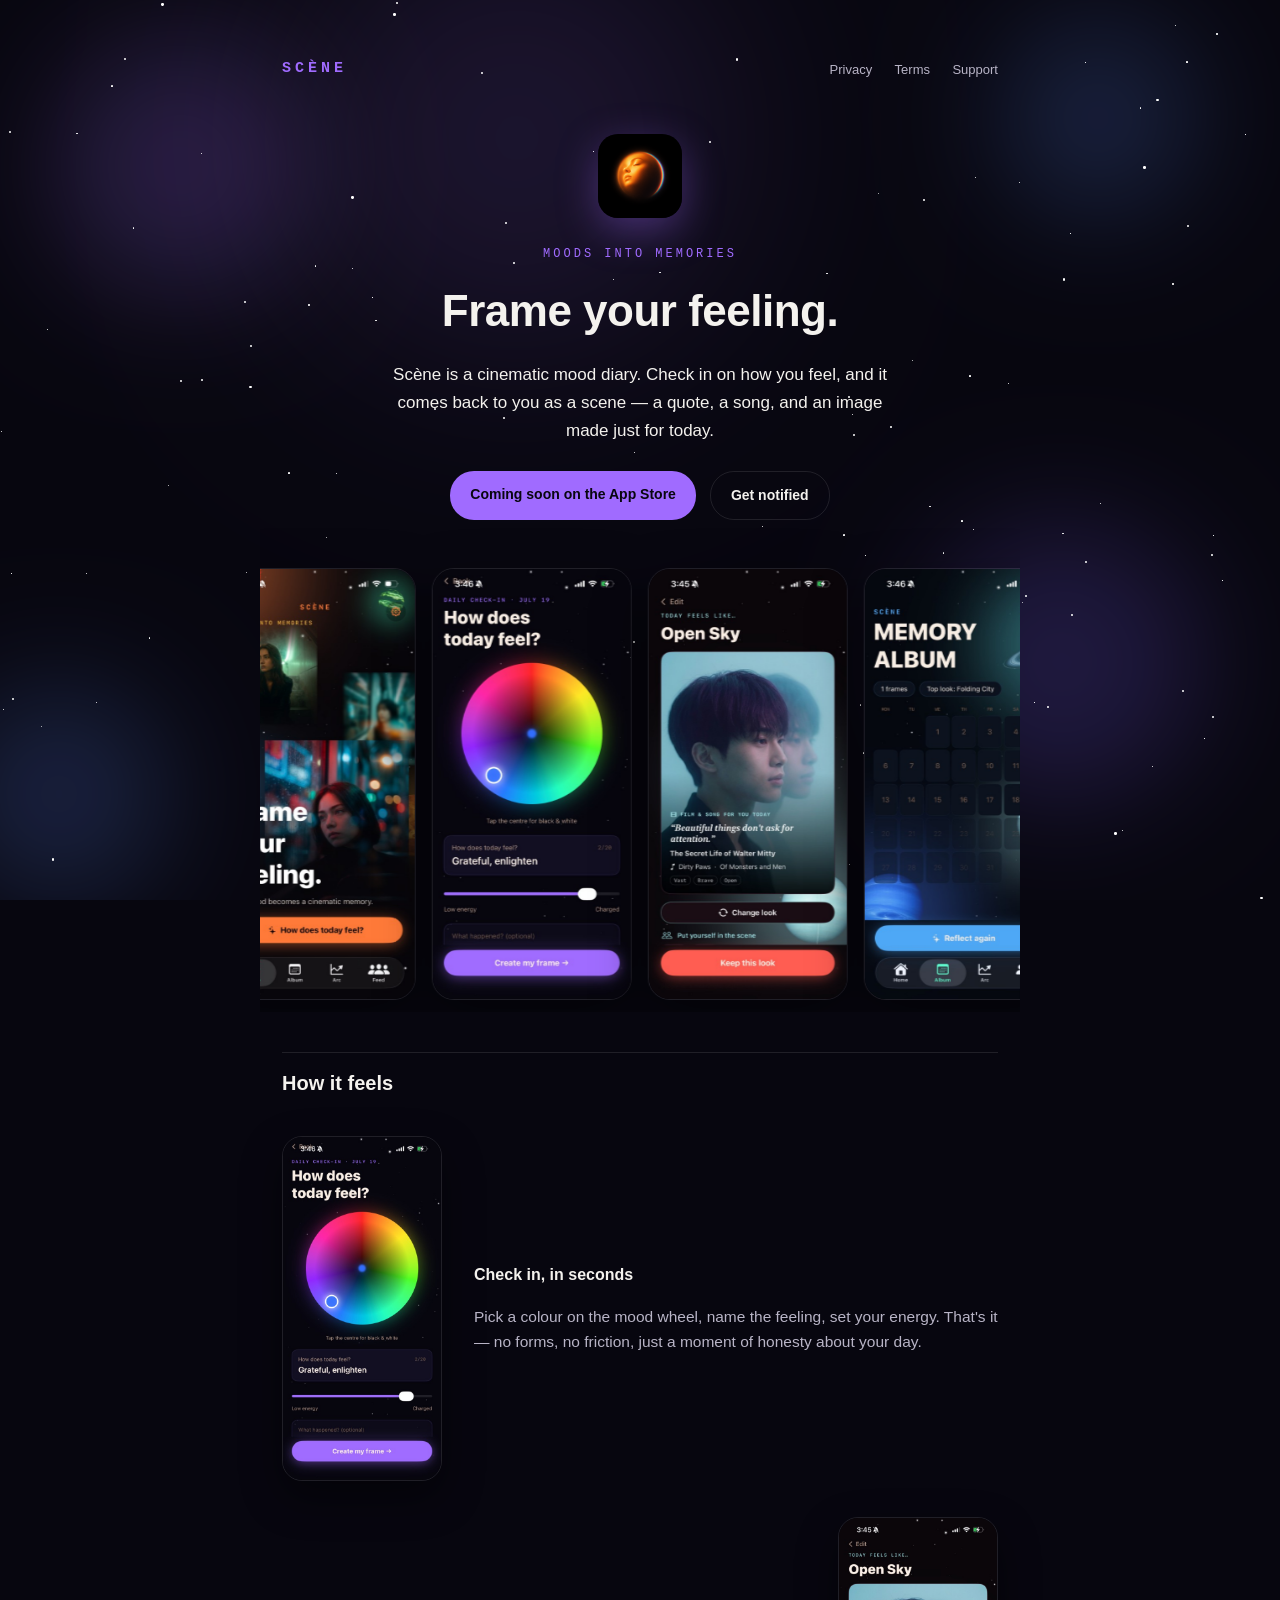
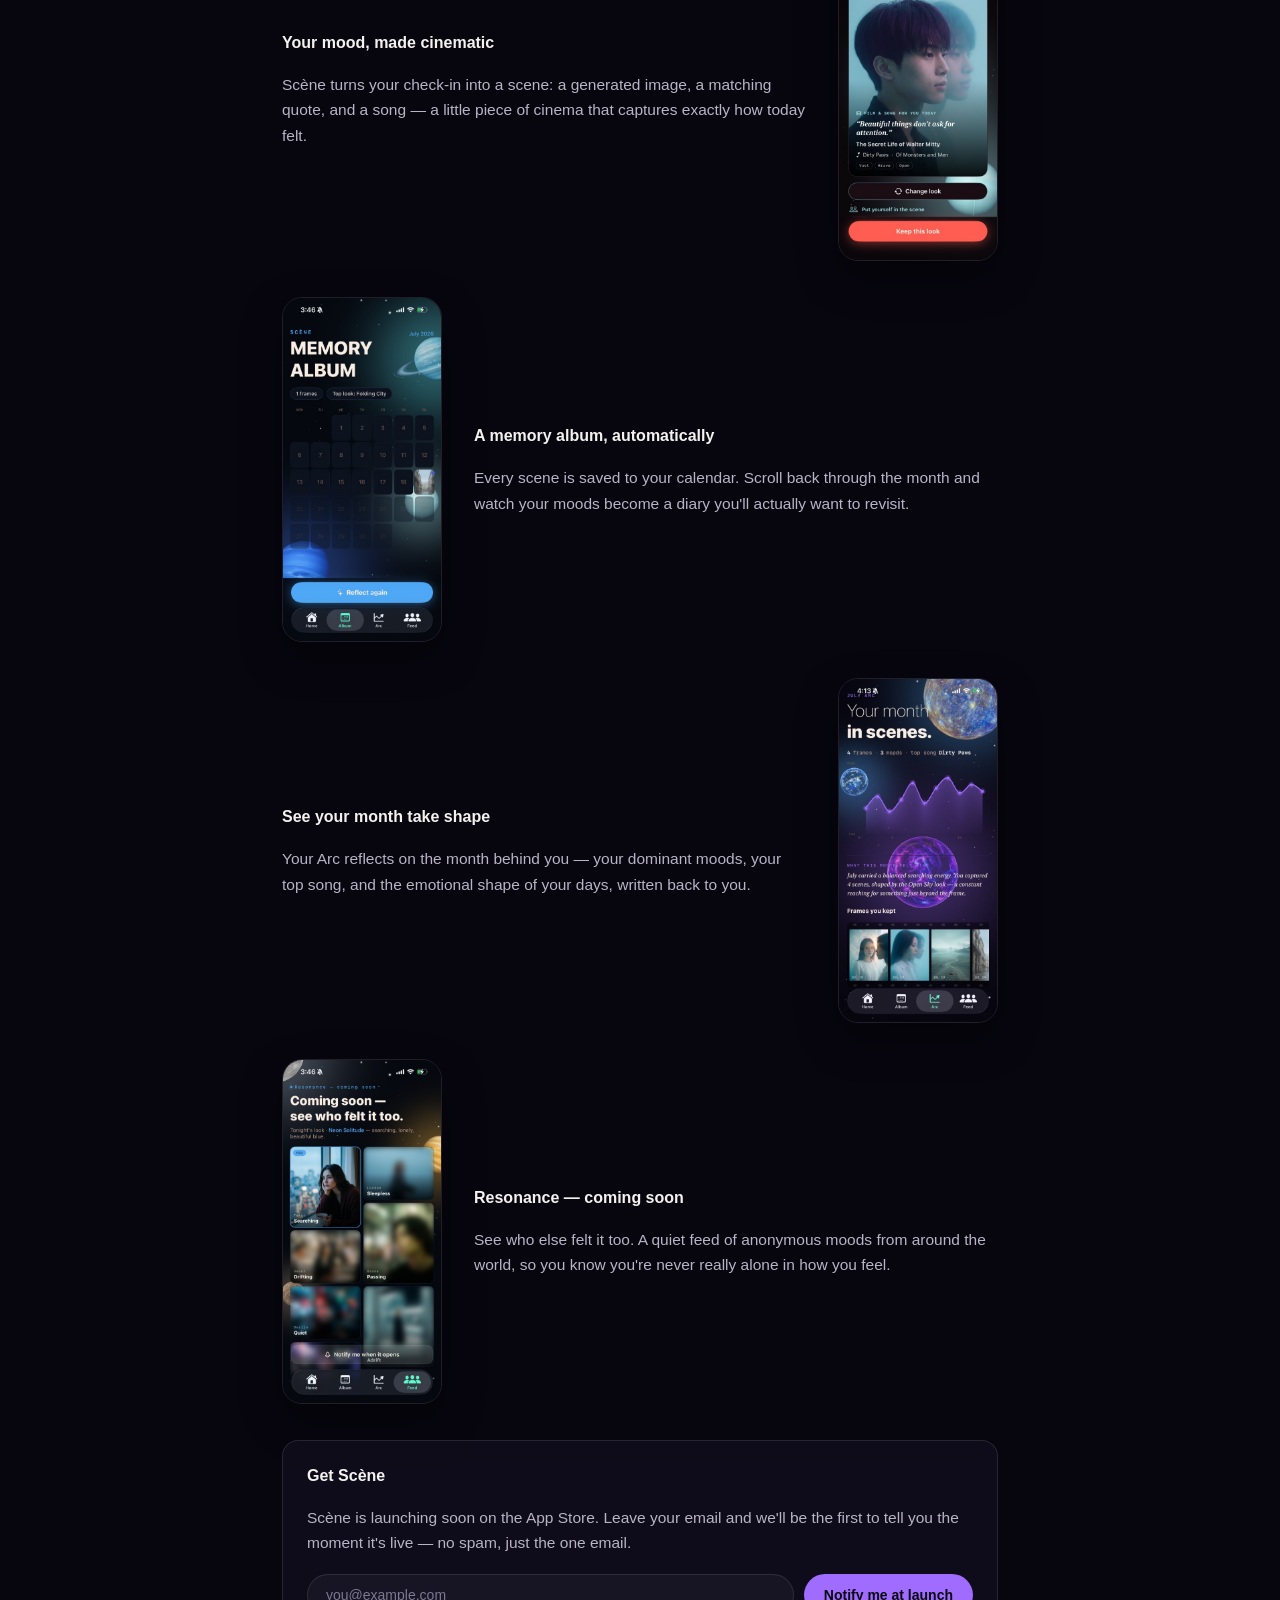
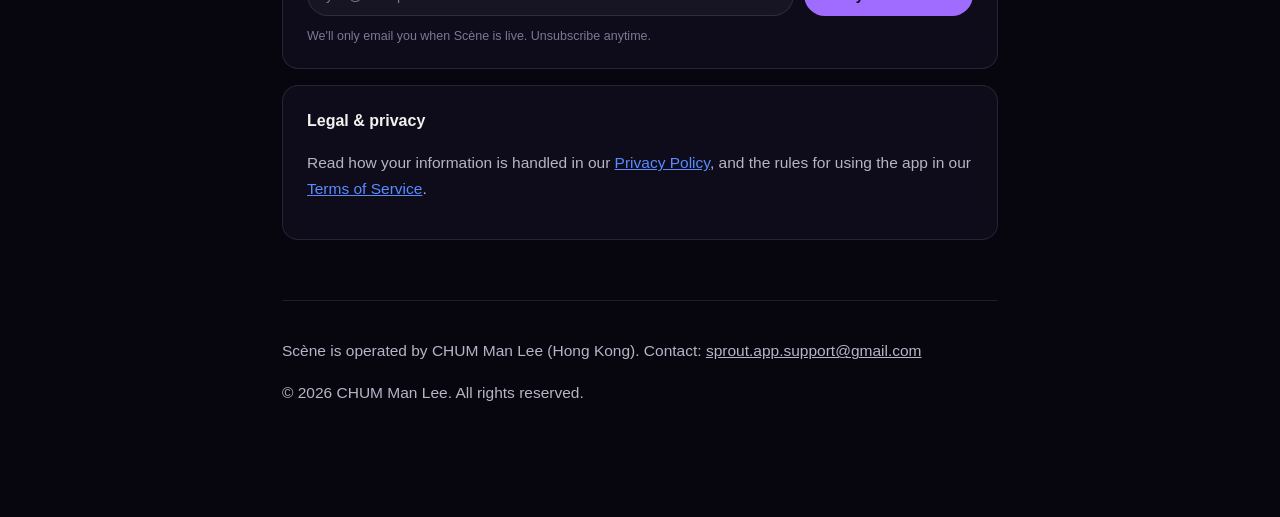
<file: index.html>
<!DOCTYPE html>
<html lang="en">
<head>
<meta charset="utf-8"/>
<meta name="viewport" content="width=device-width, initial-scale=1"/>
<title>Scène — Turn your mood into a cinematic memory</title>
<meta name="description" content="Scène is a cinematic mood diary. Check in on how you feel and Scène turns it into a beautifully generated scene, a quote, and a song — a memory worth keeping."/>
<link rel="icon" href="icon.png"/>
<link rel="apple-touch-icon" href="icon.png"/>
<meta property="og:title" content="Scène — Turn your mood into a cinematic memory"/>
<meta property="og:description" content="A cinematic mood diary. Your feelings, framed as a scene."/>
<meta property="og:image" content="screenshots/03-scene.jpg"/>
<link rel="stylesheet" href="style.css"/>
</head>
<body>
<div id="cosmic-bg" aria-hidden="true"></div>
<div class="wrap">
  <header class="site">
    <a class="brand" href="index.html">SCÈNE</a>
    <nav>
      <a href="privacy.html">Privacy</a>
      <a href="terms.html">Terms</a>
      <a href="mailto:sprout.app.support@gmail.com">Support</a>
    </nav>
  </header>

  <section class="hero">
    <img class="icon" src="icon.png" alt="Scène app icon"/>
    <p class="eyebrow">Moods into memories</p>
    <h1>Frame your feeling.</h1>
    <p class="lede">Scène is a cinematic mood diary. Check in on how you feel, and it comes back to you as a scene — a quote, a song, and an image made just for today.</p>
    <div class="hero-links">
      <a class="btn" href="#coming-soon">Coming soon on the App Store</a>
      <a class="btn secondary" href="#coming-soon">Get notified</a>
    </div>
  </section>

  <section class="shots" id="shots">
    <div class="shots-track" id="shotsTrack">
      <img src="screenshots/01-home.jpg" alt="Scène home screen inviting you to frame your feeling"/>
      <img src="screenshots/02-checkin.jpg" alt="Daily check-in with a mood colour wheel"/>
      <img src="screenshots/03-scene.jpg" alt="A generated cinematic scene with a quote and a song"/>
      <img src="screenshots/04-album.jpg" alt="Memory album calendar of past scenes"/>
      <img src="screenshots/05-arc.jpg" alt="Monthly arc reflection of moods and scenes"/>
      <img src="screenshots/06-feed.jpg" alt="Resonance feed showing others' moods, coming soon"/>
      <!-- duplicate set, hidden from assistive tech, so the strip can loop seamlessly -->
      <img src="screenshots/01-home.jpg" alt="" aria-hidden="true"/>
      <img src="screenshots/02-checkin.jpg" alt="" aria-hidden="true"/>
      <img src="screenshots/03-scene.jpg" alt="" aria-hidden="true"/>
      <img src="screenshots/04-album.jpg" alt="" aria-hidden="true"/>
      <img src="screenshots/05-arc.jpg" alt="" aria-hidden="true"/>
      <img src="screenshots/06-feed.jpg" alt="" aria-hidden="true"/>
    </div>
  </section>

  <h2>How it feels</h2>

  <div class="feature">
    <img src="screenshots/02-checkin.jpg" alt="Daily check-in colour wheel"/>
    <div>
      <h3>Check in, in seconds</h3>
      <p>Pick a colour on the mood wheel, name the feeling, set your energy. That's it — no forms, no friction, just a moment of honesty about your day.</p>
    </div>
  </div>

  <div class="feature reverse">
    <img src="screenshots/03-scene.jpg" alt="A cinematic generated scene"/>
    <div>
      <h3>Your mood, made cinematic</h3>
      <p>Scène turns your check-in into a scene: a generated image, a matching quote, and a song — a little piece of cinema that captures exactly how today felt.</p>
    </div>
  </div>

  <div class="feature">
    <img src="screenshots/04-album.jpg" alt="Memory album calendar"/>
    <div>
      <h3>A memory album, automatically</h3>
      <p>Every scene is saved to your calendar. Scroll back through the month and watch your moods become a diary you'll actually want to revisit.</p>
    </div>
  </div>

  <div class="feature reverse">
    <img src="screenshots/05-arc.jpg" alt="Monthly arc reflection"/>
    <div>
      <h3>See your month take shape</h3>
      <p>Your Arc reflects on the month behind you — your dominant moods, your top song, and the emotional shape of your days, written back to you.</p>
    </div>
  </div>

  <div class="feature">
    <img src="screenshots/06-feed.jpg" alt="Resonance feed, coming soon"/>
    <div>
      <h3>Resonance — coming soon</h3>
      <p>See who else felt it too. A quiet feed of anonymous moods from around the world, so you know you're never really alone in how you feel.</p>
    </div>
  </div>

  <div class="card" id="coming-soon">
    <h3>Get Scène</h3>
    <p>Scène is launching soon on the App Store. Leave your email and we'll be the first to tell you the moment it's live — no spam, just the one email.</p>
    <!--
      Waitlist form — posts straight into your "Scene Email connection list"
      Google Form (docs.google.com/forms/d/e/1FAIpQLScCqar2VrseY-j4_T1ekvhsZkD5rM3osnUpSo-bFkVRg7tbUw),
      which collects every signup as a row in the linked Google Sheet. It
      submits to a hidden iframe so visitors never leave this page.
    -->
    <form
      class="notify-form"
      id="notifyForm"
      action="https://docs.google.com/forms/d/e/1FAIpQLScCqar2VrseY-j4_T1ekvhsZkD5rM3osnUpSo-bFkVRg7tbUw/formResponse"
      method="POST"
      target="notify-hidden-frame"
    >
      <input
        type="email"
        name="entry.1094354254"
        id="notifyEmail"
        placeholder="you@example.com"
        aria-label="Email address"
        required
      />
      <button type="submit" class="btn">Notify me at launch</button>
    </form>
    <iframe name="notify-hidden-frame" id="notifyHiddenFrame" title="" style="display:none" aria-hidden="true"></iframe>
    <p class="form-note" id="notifyNote">We'll only email you when Scène is live. Unsubscribe anytime.</p>
  </div>

  <div class="card">
    <h3>Legal &amp; privacy</h3>
    <p>Read how your information is handled in our <a href="privacy.html">Privacy Policy</a>, and the rules for using the app in our <a href="terms.html">Terms of Service</a>.</p>
  </div>

  <footer class="site">
    <p>Scène is operated by CHUM Man Lee (Hong Kong). Contact: <a href="mailto:sprout.app.support@gmail.com">sprout.app.support@gmail.com</a></p>
    <p>© 2026 CHUM Man Lee. All rights reserved.</p>
  </footer>
</div>
<script src="cosmic-bg.js"></script>
<script src="marquee.js"></script>
<script src="notify-form.js"></script>
</body>
</html>
</file>
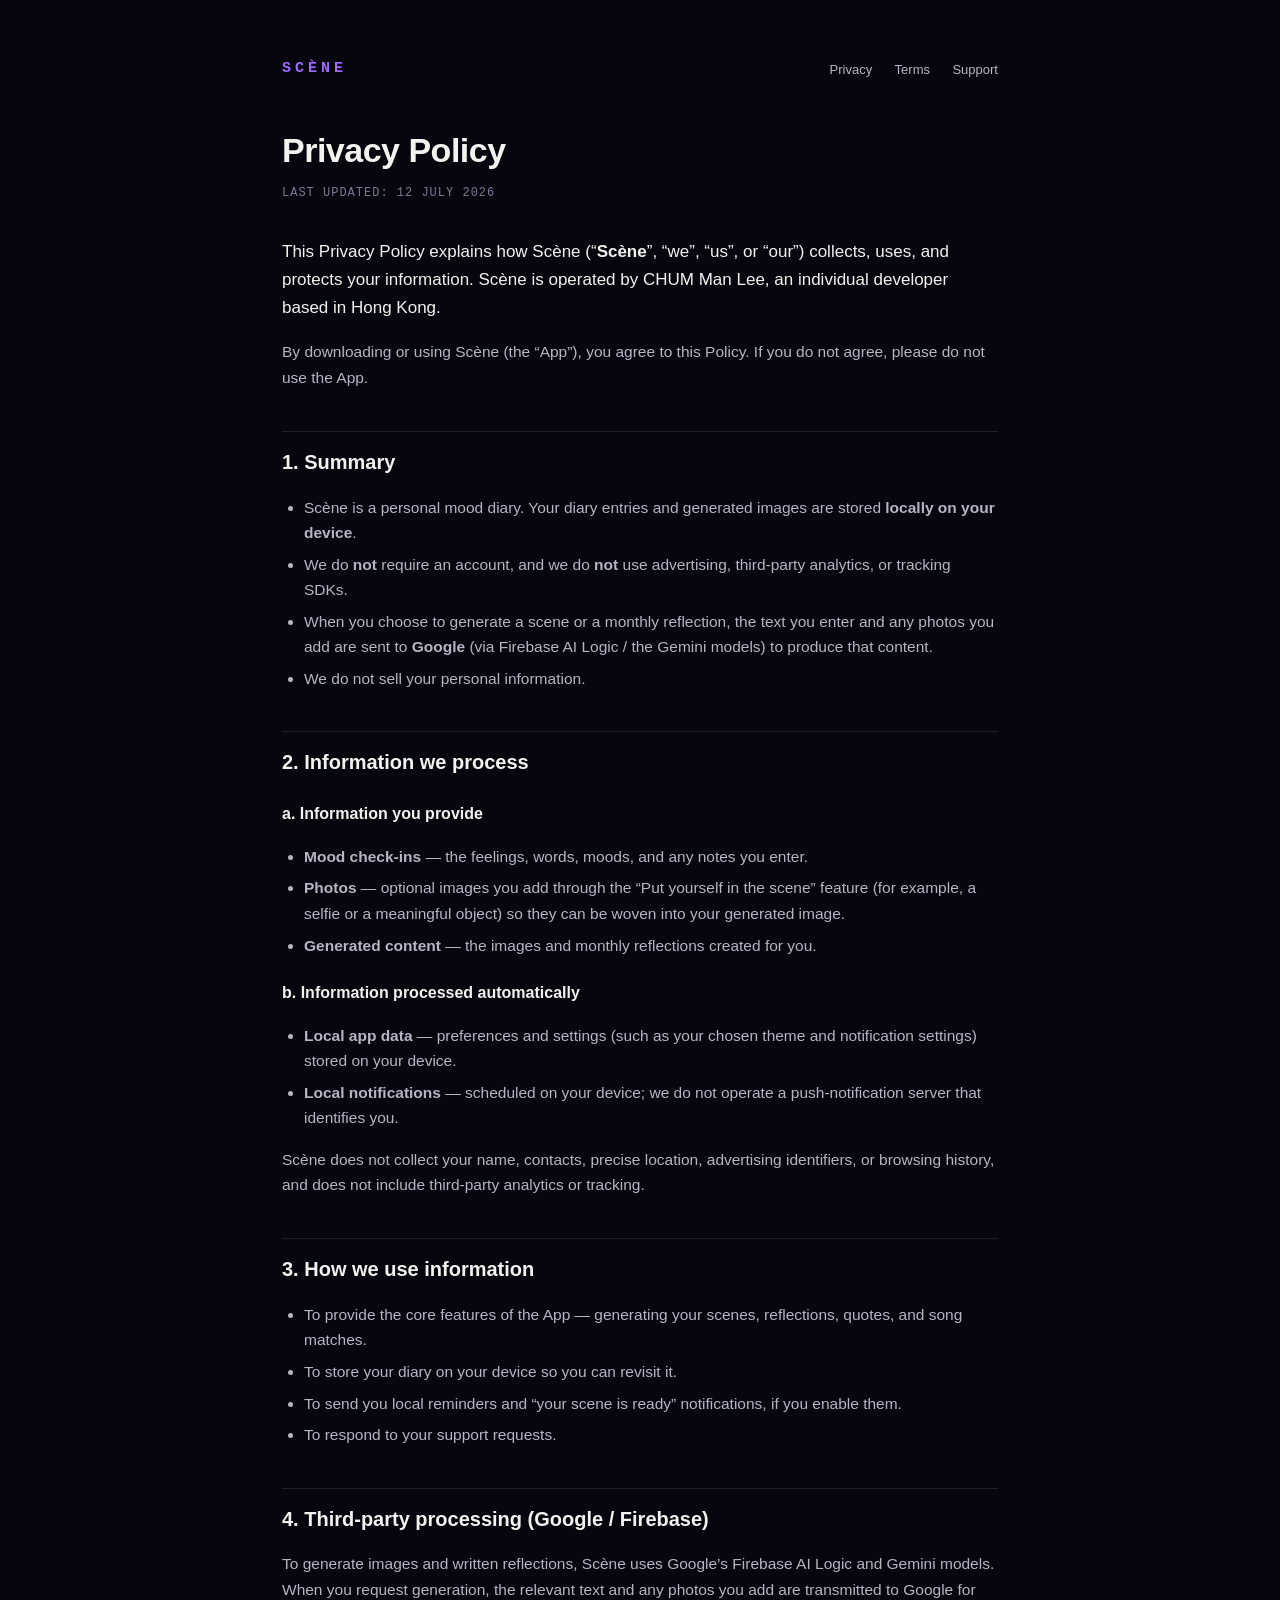
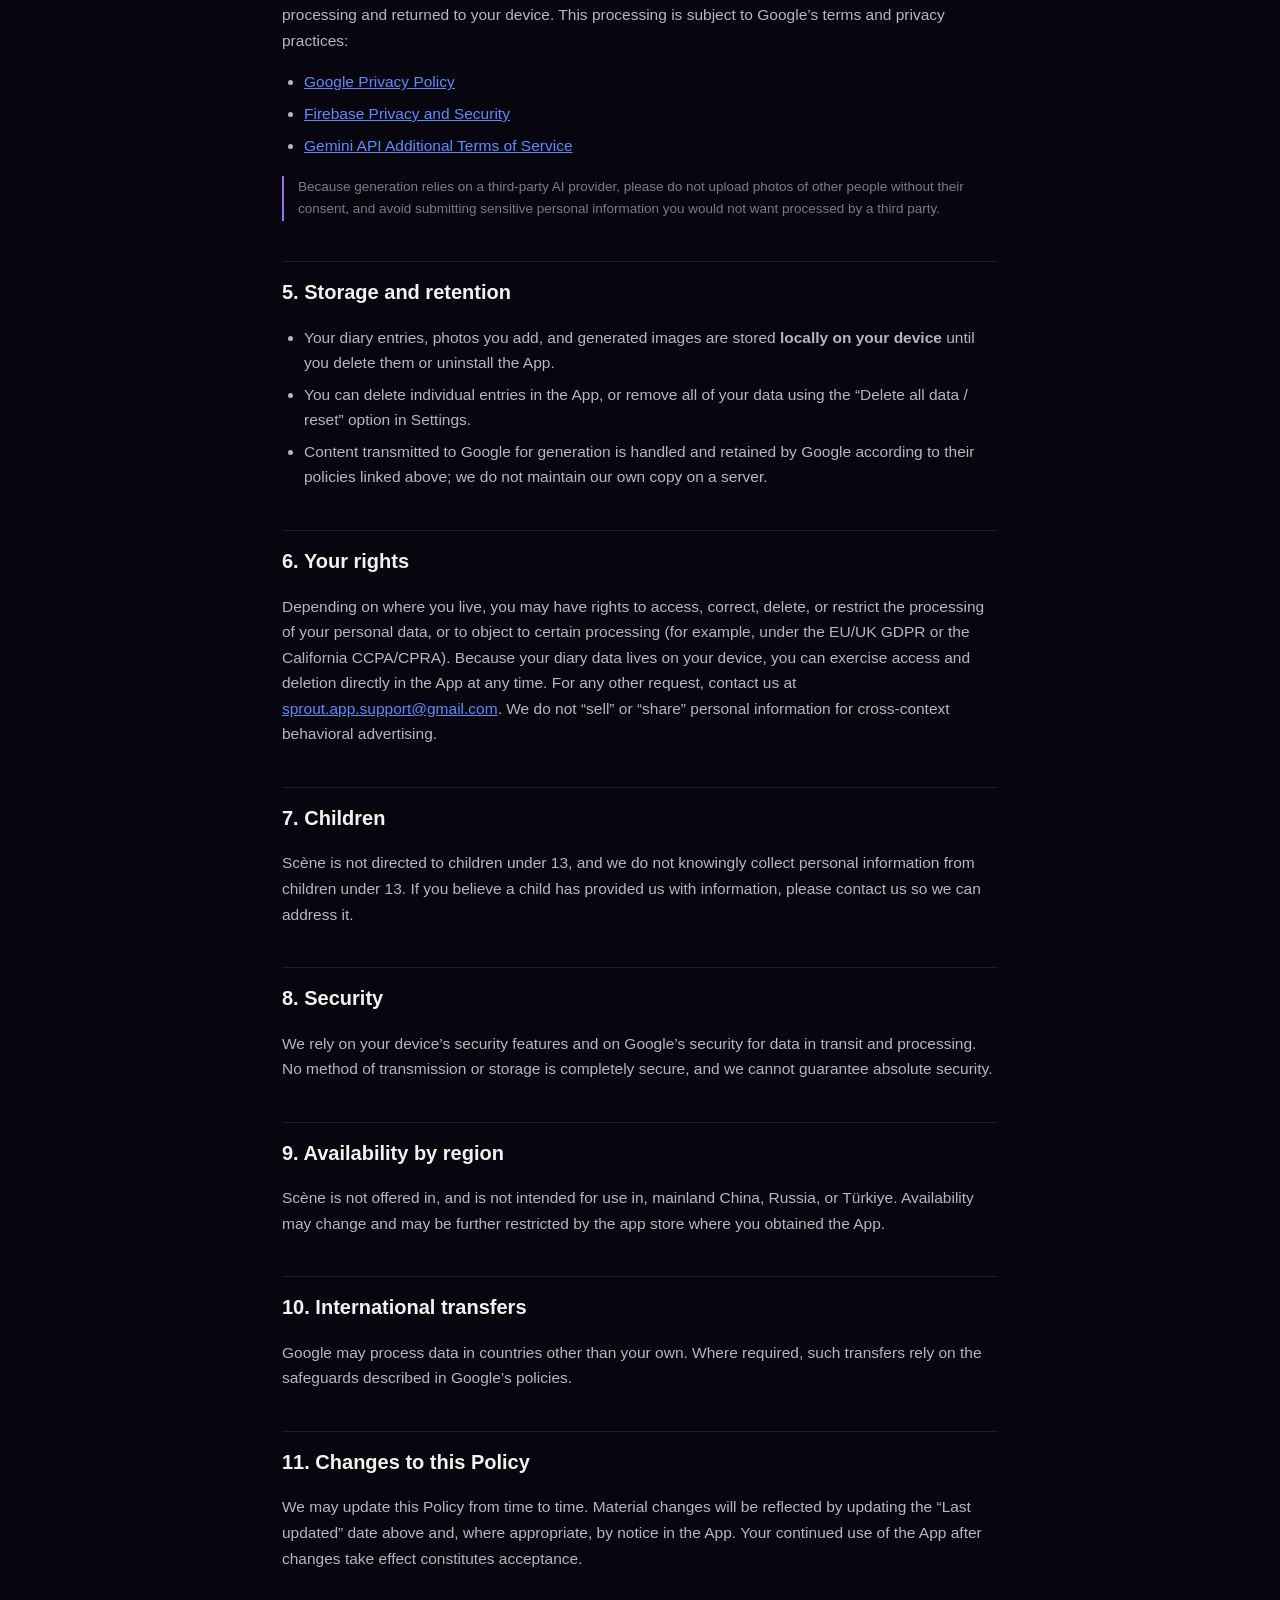
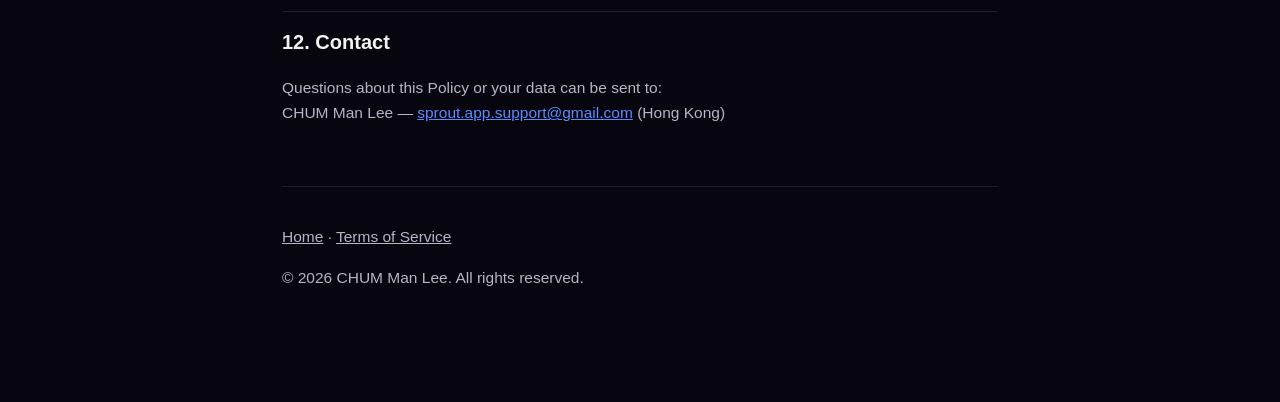
<file: privacy.html>
<!DOCTYPE html>
<html lang="en">
<head>
<meta charset="utf-8"/>
<meta name="viewport" content="width=device-width, initial-scale=1"/>
<title>Scène — Privacy Policy</title>
<link rel="stylesheet" href="style.css"/>
</head>
<body>
<div class="wrap">
  <header class="site">
    <a class="brand" href="index.html">SCÈNE</a>
    <nav>
      <a href="privacy.html">Privacy</a>
      <a href="terms.html">Terms</a>
      <a href="mailto:sprout.app.support@gmail.com">Support</a>
    </nav>
  </header>

  <h1>Privacy Policy</h1>
  <div class="updated">Last updated: 12 July 2026</div>

  <p class="lede">This Privacy Policy explains how Scène (“<strong>Scène</strong>”, “we”, “us”, or “our”) collects, uses, and protects your information. Scène is operated by CHUM Man Lee, an individual developer based in Hong Kong.</p>

  <p>By downloading or using Scène (the “App”), you agree to this Policy. If you do not agree, please do not use the App.</p>

  <h2>1. Summary</h2>
  <ul>
    <li>Scène is a personal mood diary. Your diary entries and generated images are stored <strong>locally on your device</strong>.</li>
    <li>We do <strong>not</strong> require an account, and we do <strong>not</strong> use advertising, third-party analytics, or tracking SDKs.</li>
    <li>When you choose to generate a scene or a monthly reflection, the text you enter and any photos you add are sent to <strong>Google</strong> (via Firebase AI Logic / the Gemini models) to produce that content.</li>
    <li>We do not sell your personal information.</li>
  </ul>

  <h2>2. Information we process</h2>
  <h3>a. Information you provide</h3>
  <ul>
    <li><strong>Mood check-ins</strong> — the feelings, words, moods, and any notes you enter.</li>
    <li><strong>Photos</strong> — optional images you add through the “Put yourself in the scene” feature (for example, a selfie or a meaningful object) so they can be woven into your generated image.</li>
    <li><strong>Generated content</strong> — the images and monthly reflections created for you.</li>
  </ul>

  <h3>b. Information processed automatically</h3>
  <ul>
    <li><strong>Local app data</strong> — preferences and settings (such as your chosen theme and notification settings) stored on your device.</li>
    <li><strong>Local notifications</strong> — scheduled on your device; we do not operate a push-notification server that identifies you.</li>
  </ul>

  <p>Scène does not collect your name, contacts, precise location, advertising identifiers, or browsing history, and does not include third-party analytics or tracking.</p>

  <h2>3. How we use information</h2>
  <ul>
    <li>To provide the core features of the App — generating your scenes, reflections, quotes, and song matches.</li>
    <li>To store your diary on your device so you can revisit it.</li>
    <li>To send you local reminders and “your scene is ready” notifications, if you enable them.</li>
    <li>To respond to your support requests.</li>
  </ul>

  <h2>4. Third-party processing (Google / Firebase)</h2>
  <p>To generate images and written reflections, Scène uses Google’s Firebase AI Logic and Gemini models. When you request generation, the relevant text and any photos you add are transmitted to Google for processing and returned to your device. This processing is subject to Google’s terms and privacy practices:</p>
  <ul>
    <li><a href="https://policies.google.com/privacy" target="_blank" rel="noopener">Google Privacy Policy</a></li>
    <li><a href="https://firebase.google.com/support/privacy" target="_blank" rel="noopener">Firebase Privacy and Security</a></li>
    <li><a href="https://ai.google.dev/gemini-api/terms" target="_blank" rel="noopener">Gemini API Additional Terms of Service</a></li>
  </ul>
  <p class="note">Because generation relies on a third-party AI provider, please do not upload photos of other people without their consent, and avoid submitting sensitive personal information you would not want processed by a third party.</p>

  <h2>5. Storage and retention</h2>
  <ul>
    <li>Your diary entries, photos you add, and generated images are stored <strong>locally on your device</strong> until you delete them or uninstall the App.</li>
    <li>You can delete individual entries in the App, or remove all of your data using the “Delete all data / reset” option in Settings.</li>
    <li>Content transmitted to Google for generation is handled and retained by Google according to their policies linked above; we do not maintain our own copy on a server.</li>
  </ul>

  <h2>6. Your rights</h2>
  <p>Depending on where you live, you may have rights to access, correct, delete, or restrict the processing of your personal data, or to object to certain processing (for example, under the EU/UK GDPR or the California CCPA/CPRA). Because your diary data lives on your device, you can exercise access and deletion directly in the App at any time. For any other request, contact us at <a href="mailto:sprout.app.support@gmail.com">sprout.app.support@gmail.com</a>. We do not “sell” or “share” personal information for cross-context behavioral advertising.</p>

  <h2>7. Children</h2>
  <p>Scène is not directed to children under 13, and we do not knowingly collect personal information from children under 13. If you believe a child has provided us with information, please contact us so we can address it.</p>

  <h2>8. Security</h2>
  <p>We rely on your device’s security features and on Google’s security for data in transit and processing. No method of transmission or storage is completely secure, and we cannot guarantee absolute security.</p>

  <h2>9. Availability by region</h2>
  <p>Scène is not offered in, and is not intended for use in, mainland China, Russia, or Türkiye. Availability may change and may be further restricted by the app store where you obtained the App.</p>

  <h2>10. International transfers</h2>
  <p>Google may process data in countries other than your own. Where required, such transfers rely on the safeguards described in Google’s policies.</p>

  <h2>11. Changes to this Policy</h2>
  <p>We may update this Policy from time to time. Material changes will be reflected by updating the “Last updated” date above and, where appropriate, by notice in the App. Your continued use of the App after changes take effect constitutes acceptance.</p>

  <h2>12. Contact</h2>
  <p>Questions about this Policy or your data can be sent to:<br/>
  CHUM Man Lee — <a href="mailto:sprout.app.support@gmail.com">sprout.app.support@gmail.com</a> (Hong Kong)</p>

  <footer class="site">
    <p><a href="index.html">Home</a> · <a href="terms.html">Terms of Service</a></p>
    <p>© 2026 CHUM Man Lee. All rights reserved.</p>
  </footer>
</div>
</body>
</html>
</file>
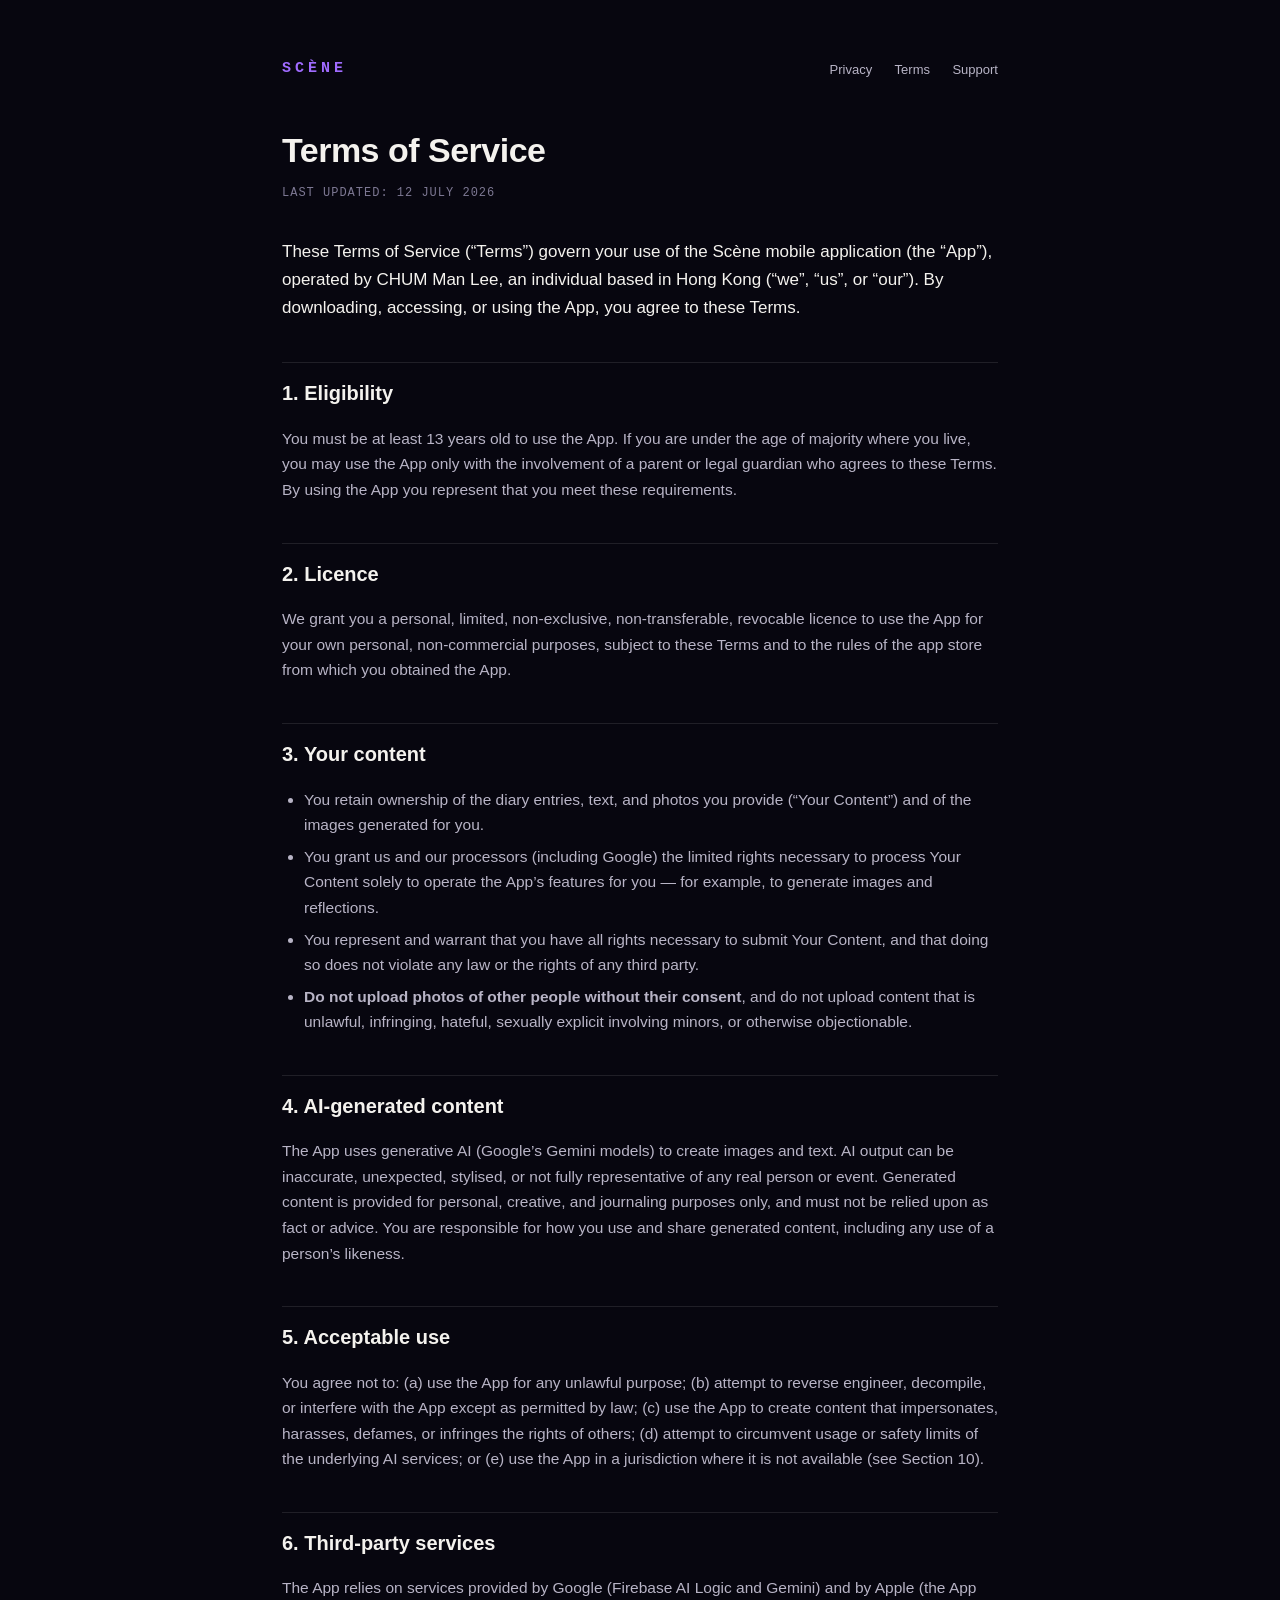
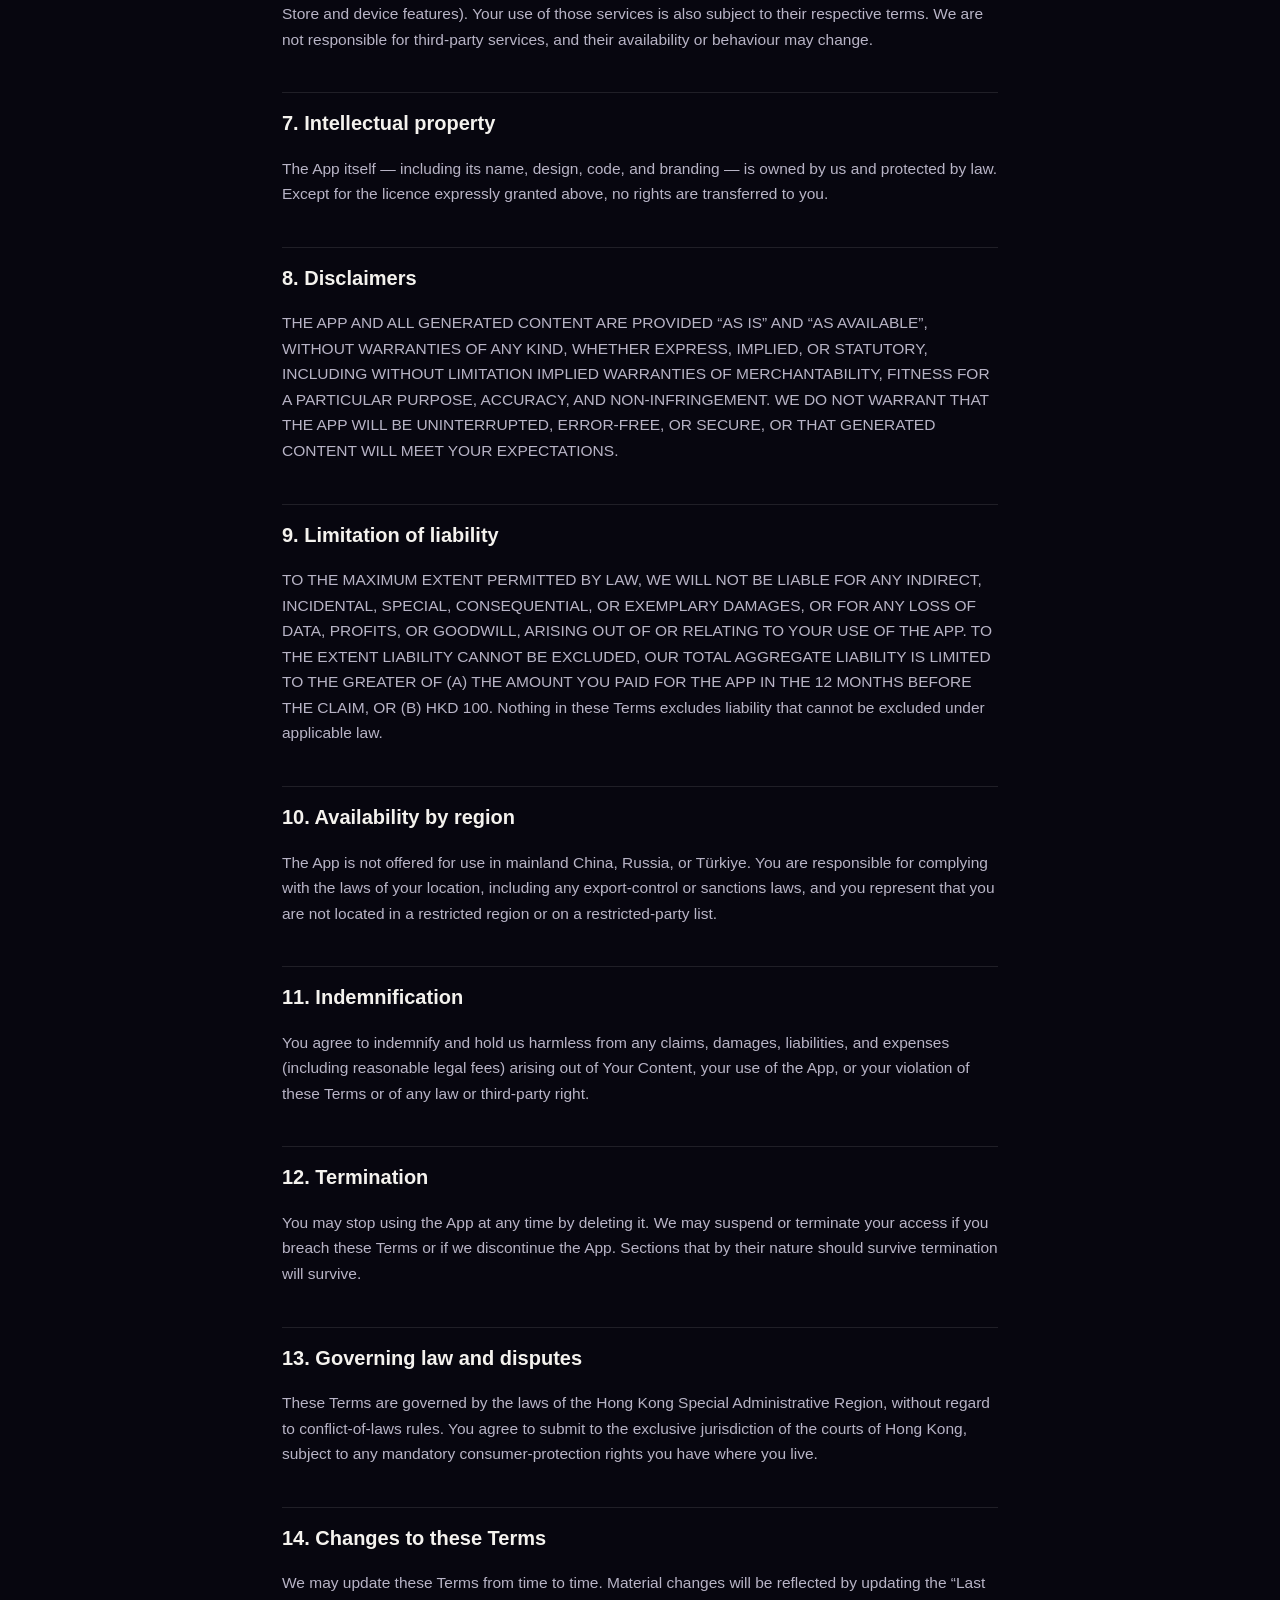
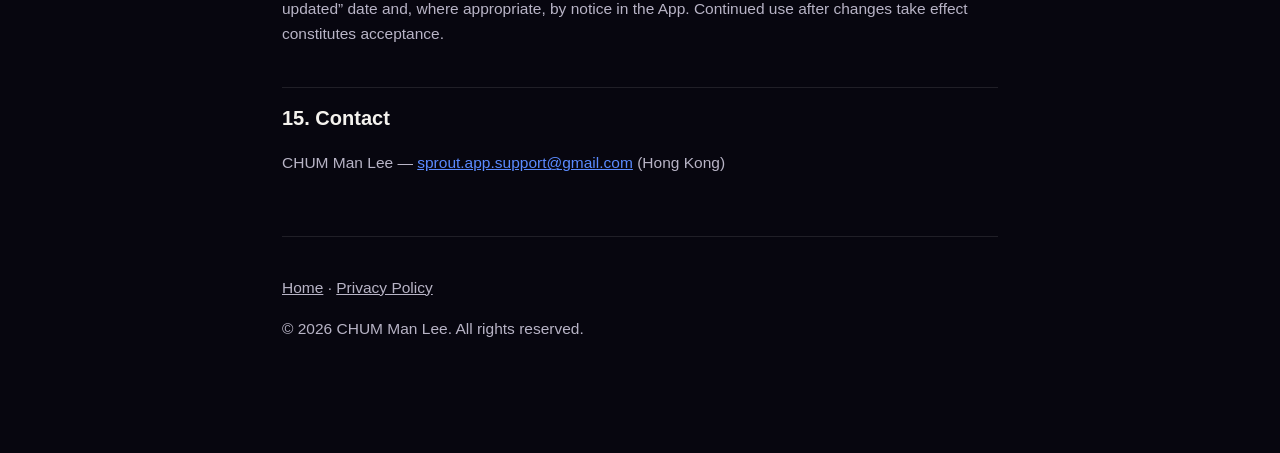
<file: terms.html>
<!DOCTYPE html>
<html lang="en">
<head>
<meta charset="utf-8"/>
<meta name="viewport" content="width=device-width, initial-scale=1"/>
<title>Scène — Terms of Service</title>
<link rel="stylesheet" href="style.css"/>
</head>
<body>
<div class="wrap">
  <header class="site">
    <a class="brand" href="index.html">SCÈNE</a>
    <nav>
      <a href="privacy.html">Privacy</a>
      <a href="terms.html">Terms</a>
      <a href="mailto:sprout.app.support@gmail.com">Support</a>
    </nav>
  </header>

  <h1>Terms of Service</h1>
  <div class="updated">Last updated: 12 July 2026</div>

  <p class="lede">These Terms of Service (“Terms”) govern your use of the Scène mobile application (the “App”), operated by CHUM Man Lee, an individual based in Hong Kong (“we”, “us”, or “our”). By downloading, accessing, or using the App, you agree to these Terms.</p>

  <h2>1. Eligibility</h2>
  <p>You must be at least 13 years old to use the App. If you are under the age of majority where you live, you may use the App only with the involvement of a parent or legal guardian who agrees to these Terms. By using the App you represent that you meet these requirements.</p>

  <h2>2. Licence</h2>
  <p>We grant you a personal, limited, non-exclusive, non-transferable, revocable licence to use the App for your own personal, non-commercial purposes, subject to these Terms and to the rules of the app store from which you obtained the App.</p>

  <h2>3. Your content</h2>
  <ul>
    <li>You retain ownership of the diary entries, text, and photos you provide (“Your Content”) and of the images generated for you.</li>
    <li>You grant us and our processors (including Google) the limited rights necessary to process Your Content solely to operate the App’s features for you — for example, to generate images and reflections.</li>
    <li>You represent and warrant that you have all rights necessary to submit Your Content, and that doing so does not violate any law or the rights of any third party.</li>
    <li><strong>Do not upload photos of other people without their consent</strong>, and do not upload content that is unlawful, infringing, hateful, sexually explicit involving minors, or otherwise objectionable.</li>
  </ul>

  <h2>4. AI-generated content</h2>
  <p>The App uses generative AI (Google’s Gemini models) to create images and text. AI output can be inaccurate, unexpected, stylised, or not fully representative of any real person or event. Generated content is provided for personal, creative, and journaling purposes only, and must not be relied upon as fact or advice. You are responsible for how you use and share generated content, including any use of a person’s likeness.</p>

  <h2>5. Acceptable use</h2>
  <p>You agree not to: (a) use the App for any unlawful purpose; (b) attempt to reverse engineer, decompile, or interfere with the App except as permitted by law; (c) use the App to create content that impersonates, harasses, defames, or infringes the rights of others; (d) attempt to circumvent usage or safety limits of the underlying AI services; or (e) use the App in a jurisdiction where it is not available (see Section 10).</p>

  <h2>6. Third-party services</h2>
  <p>The App relies on services provided by Google (Firebase AI Logic and Gemini) and by Apple (the App Store and device features). Your use of those services is also subject to their respective terms. We are not responsible for third-party services, and their availability or behaviour may change.</p>

  <h2>7. Intellectual property</h2>
  <p>The App itself — including its name, design, code, and branding — is owned by us and protected by law. Except for the licence expressly granted above, no rights are transferred to you.</p>

  <h2>8. Disclaimers</h2>
  <p>THE APP AND ALL GENERATED CONTENT ARE PROVIDED “AS IS” AND “AS AVAILABLE”, WITHOUT WARRANTIES OF ANY KIND, WHETHER EXPRESS, IMPLIED, OR STATUTORY, INCLUDING WITHOUT LIMITATION IMPLIED WARRANTIES OF MERCHANTABILITY, FITNESS FOR A PARTICULAR PURPOSE, ACCURACY, AND NON-INFRINGEMENT. WE DO NOT WARRANT THAT THE APP WILL BE UNINTERRUPTED, ERROR-FREE, OR SECURE, OR THAT GENERATED CONTENT WILL MEET YOUR EXPECTATIONS.</p>

  <h2>9. Limitation of liability</h2>
  <p>TO THE MAXIMUM EXTENT PERMITTED BY LAW, WE WILL NOT BE LIABLE FOR ANY INDIRECT, INCIDENTAL, SPECIAL, CONSEQUENTIAL, OR EXEMPLARY DAMAGES, OR FOR ANY LOSS OF DATA, PROFITS, OR GOODWILL, ARISING OUT OF OR RELATING TO YOUR USE OF THE APP. TO THE EXTENT LIABILITY CANNOT BE EXCLUDED, OUR TOTAL AGGREGATE LIABILITY IS LIMITED TO THE GREATER OF (A) THE AMOUNT YOU PAID FOR THE APP IN THE 12 MONTHS BEFORE THE CLAIM, OR (B) HKD 100. Nothing in these Terms excludes liability that cannot be excluded under applicable law.</p>

  <h2>10. Availability by region</h2>
  <p>The App is not offered for use in mainland China, Russia, or Türkiye. You are responsible for complying with the laws of your location, including any export-control or sanctions laws, and you represent that you are not located in a restricted region or on a restricted-party list.</p>

  <h2>11. Indemnification</h2>
  <p>You agree to indemnify and hold us harmless from any claims, damages, liabilities, and expenses (including reasonable legal fees) arising out of Your Content, your use of the App, or your violation of these Terms or of any law or third-party right.</p>

  <h2>12. Termination</h2>
  <p>You may stop using the App at any time by deleting it. We may suspend or terminate your access if you breach these Terms or if we discontinue the App. Sections that by their nature should survive termination will survive.</p>

  <h2>13. Governing law and disputes</h2>
  <p>These Terms are governed by the laws of the Hong Kong Special Administrative Region, without regard to conflict-of-laws rules. You agree to submit to the exclusive jurisdiction of the courts of Hong Kong, subject to any mandatory consumer-protection rights you have where you live.</p>

  <h2>14. Changes to these Terms</h2>
  <p>We may update these Terms from time to time. Material changes will be reflected by updating the “Last updated” date and, where appropriate, by notice in the App. Continued use after changes take effect constitutes acceptance.</p>

  <h2>15. Contact</h2>
  <p>CHUM Man Lee — <a href="mailto:sprout.app.support@gmail.com">sprout.app.support@gmail.com</a> (Hong Kong)</p>

  <footer class="site">
    <p><a href="index.html">Home</a> · <a href="privacy.html">Privacy Policy</a></p>
    <p>© 2026 CHUM Man Lee. All rights reserved.</p>
  </footer>
</div>
</body>
</html>
</file>
<file: style.css>
:root {
  --bg: #07060f;
  --panel: #12101f;
  --ink: #f4f2ee;
  --ink-dim: #b8b4c6;
  --ink-faint: #7d7893;
  --line: rgba(255, 255, 255, 0.10);
  --accent: #a06bff;
  --accent-2: #5b8bff;
  --mono: "SF Mono", ui-monospace, Menlo, monospace;
  --serif: Georgia, "Times New Roman", serif;
}

* { box-sizing: border-box; }

html { scroll-behavior: smooth; }

body {
  margin: 0;
  background: var(--bg);
  color: var(--ink);
  font-family: -apple-system, BlinkMacSystemFont, "Segoe UI", Roboto, sans-serif;
  line-height: 1.65;
  -webkit-font-smoothing: antialiased;
}

/* ── Cosmic backdrop: twinkling stars + soft drifting nebula glows ──
   Built by cosmic-bg.js, sits fixed behind everything (z-index -1). */
#cosmic-bg {
  position: fixed;
  inset: 0;
  z-index: -1;
  overflow: hidden;
  pointer-events: none;
  background: var(--bg);
}

#cosmic-bg .star {
  position: absolute;
  border-radius: 50%;
  background: #fff;
  animation: cosmicTwinkle var(--dur, 4s) ease-in-out infinite;
}

#cosmic-bg .glow {
  position: absolute;
  border-radius: 50%;
  filter: blur(60px);
  opacity: 0.20;
  mix-blend-mode: screen;
  animation: cosmicDrift var(--drift, 26s) ease-in-out infinite alternate;
}

#cosmic-bg .bloom {
  position: absolute;
  border-radius: 50%;
  filter: blur(110px);
  opacity: 0.14;
  mix-blend-mode: screen;
}

#cosmic-bg.reduced .star,
#cosmic-bg.reduced .glow {
  animation: none !important;
  opacity: 0.5;
}

@keyframes cosmicTwinkle {
  0%, 100% { opacity: 0.1; }
  50%      { opacity: 0.9; }
}

@keyframes cosmicDrift {
  0%   { transform: translate(0, 0) scale(1); }
  100% { transform: translate(var(--dx, 40px), var(--dy, -30px)) scale(1.08); }
}

.wrap {
  max-width: 760px;
  margin: 0 auto;
  padding: 56px 22px 96px;
}

header.site {
  display: flex;
  align-items: center;
  justify-content: space-between;
  gap: 16px;
  margin-bottom: 40px;
}

.brand {
  font-family: var(--mono);
  letter-spacing: 4px;
  font-weight: 700;
  font-size: 15px;
  color: var(--accent);
  text-decoration: none;
}

nav a {
  color: var(--ink-dim);
  text-decoration: none;
  font-size: 13px;
  margin-left: 18px;
}
nav a:hover { color: var(--ink); }

h1 {
  font-size: 34px;
  font-weight: 800;
  letter-spacing: -0.5px;
  margin: 0 0 6px;
}

.updated {
  font-family: var(--mono);
  font-size: 12px;
  letter-spacing: 1px;
  text-transform: uppercase;
  color: var(--ink-faint);
  margin-bottom: 34px;
}

h2 {
  font-size: 20px;
  font-weight: 700;
  margin: 40px 0 10px;
  padding-top: 14px;
  border-top: 1px solid var(--line);
}

h3 { font-size: 16px; font-weight: 700; margin: 22px 0 6px; }

p, li { color: var(--ink-dim); font-size: 15.5px; }

a { color: var(--accent-2); }

ul { padding-left: 22px; }
li { margin-bottom: 6px; }

.lede {
  font-size: 17px;
  color: var(--ink);
}

.card {
  background: rgba(18, 16, 31, 0.72);
  backdrop-filter: blur(14px);
  -webkit-backdrop-filter: blur(14px);
  border: 1px solid var(--line);
  border-radius: 16px;
  padding: 22px 24px;
  margin-bottom: 16px;
}

.card h3 { margin-top: 0; }

.hero {
  text-align: center;
  padding: 12px 0 8px;
}

.hero .icon {
  width: 84px;
  height: 84px;
  border-radius: 20px;
  box-shadow: 0 12px 40px rgba(160, 107, 255, 0.35);
  margin-bottom: 18px;
}

.hero .eyebrow {
  font-family: var(--mono);
  letter-spacing: 3px;
  text-transform: uppercase;
  font-size: 12px;
  color: var(--accent);
  margin: 0 0 10px;
}

.hero h1 {
  font-size: 44px;
  margin: 0 0 14px;
}

.hero .lede {
  max-width: 520px;
  margin: 0 auto;
}

.hero .hero-links { justify-content: center; }

.notify-form {
  display: flex;
  gap: 10px;
  margin-top: 18px;
  flex-wrap: wrap;
}

.notify-form input[type="email"] {
  flex: 1 1 220px;
  min-width: 0;
  padding: 12px 18px;
  border-radius: 24px;
  border: 1px solid var(--line);
  background: rgba(255, 255, 255, 0.04);
  color: var(--ink);
  font-size: 14px;
  font-family: inherit;
}

.notify-form input[type="email"]::placeholder { color: var(--ink-faint); }

.notify-form input[type="email"]:focus {
  outline: none;
  border-color: var(--accent);
}

.notify-form .btn {
  border: none;
  cursor: pointer;
  flex: 0 0 auto;
}

.form-note {
  font-size: 12.5px;
  color: var(--ink-faint);
  margin: 10px 0 0;
}

.form-note.success {
  color: var(--accent-2);
  font-weight: 600;
}

.notify-form input[type="email"]:disabled {
  opacity: 0.5;
}

.notify-form .btn:disabled {
  opacity: 0.7;
  cursor: default;
}

.shots {
  overflow: hidden;
  padding: 40px 0 12px;
  margin: 0 -22px 20px;
  cursor: grab;
  touch-action: pan-y;
  -webkit-user-select: none;
  user-select: none;
}

.shots:active { cursor: grabbing; }

.shots-track {
  display: flex;
  gap: 16px;
  padding-left: 22px;
  padding-right: 22px;
  will-change: transform;
}

.shots-track img {
  width: 200px;
  flex: 0 0 auto;
  border-radius: 22px;
  border: 1px solid var(--line);
  box-shadow: 0 20px 50px rgba(0, 0, 0, 0.5);
  -webkit-user-drag: none;
  user-select: none;
  pointer-events: none;
}

.feature {
  display: flex;
  align-items: center;
  gap: 32px;
  margin: 36px 0;
}

.feature.reverse { flex-direction: row-reverse; }

.feature img {
  width: 160px;
  flex: 0 0 auto;
  border-radius: 20px;
  border: 1px solid var(--line);
  box-shadow: 0 16px 40px rgba(0, 0, 0, 0.45);
}

.feature h3 { margin-top: 0; }
.feature p { margin-bottom: 0; }

@media (max-width: 560px) {
  .hero h1 { font-size: 32px; }
  .feature, .feature.reverse {
    flex-direction: column;
    text-align: center;
    gap: 16px;
  }
  .feature img { width: 140px; }
}

.hero-links { display: flex; flex-wrap: wrap; gap: 14px; margin-top: 26px; }
.btn {
  display: inline-block;
  padding: 12px 20px;
  border-radius: 24px;
  background: var(--accent);
  color: #08060f;
  font-weight: 700;
  font-size: 14px;
  text-decoration: none;
}
.btn.secondary {
  background: transparent;
  color: var(--ink);
  border: 1px solid var(--line);
}

.note {
  font-size: 13.5px;
  color: var(--ink-faint);
  border-left: 2px solid var(--accent);
  padding-left: 14px;
  margin: 18px 0;
}

footer.site {
  margin-top: 60px;
  padding-top: 22px;
  border-top: 1px solid var(--line);
  font-size: 13px;
  color: var(--ink-faint);
}
footer.site a { color: var(--ink-dim); }
</file>
